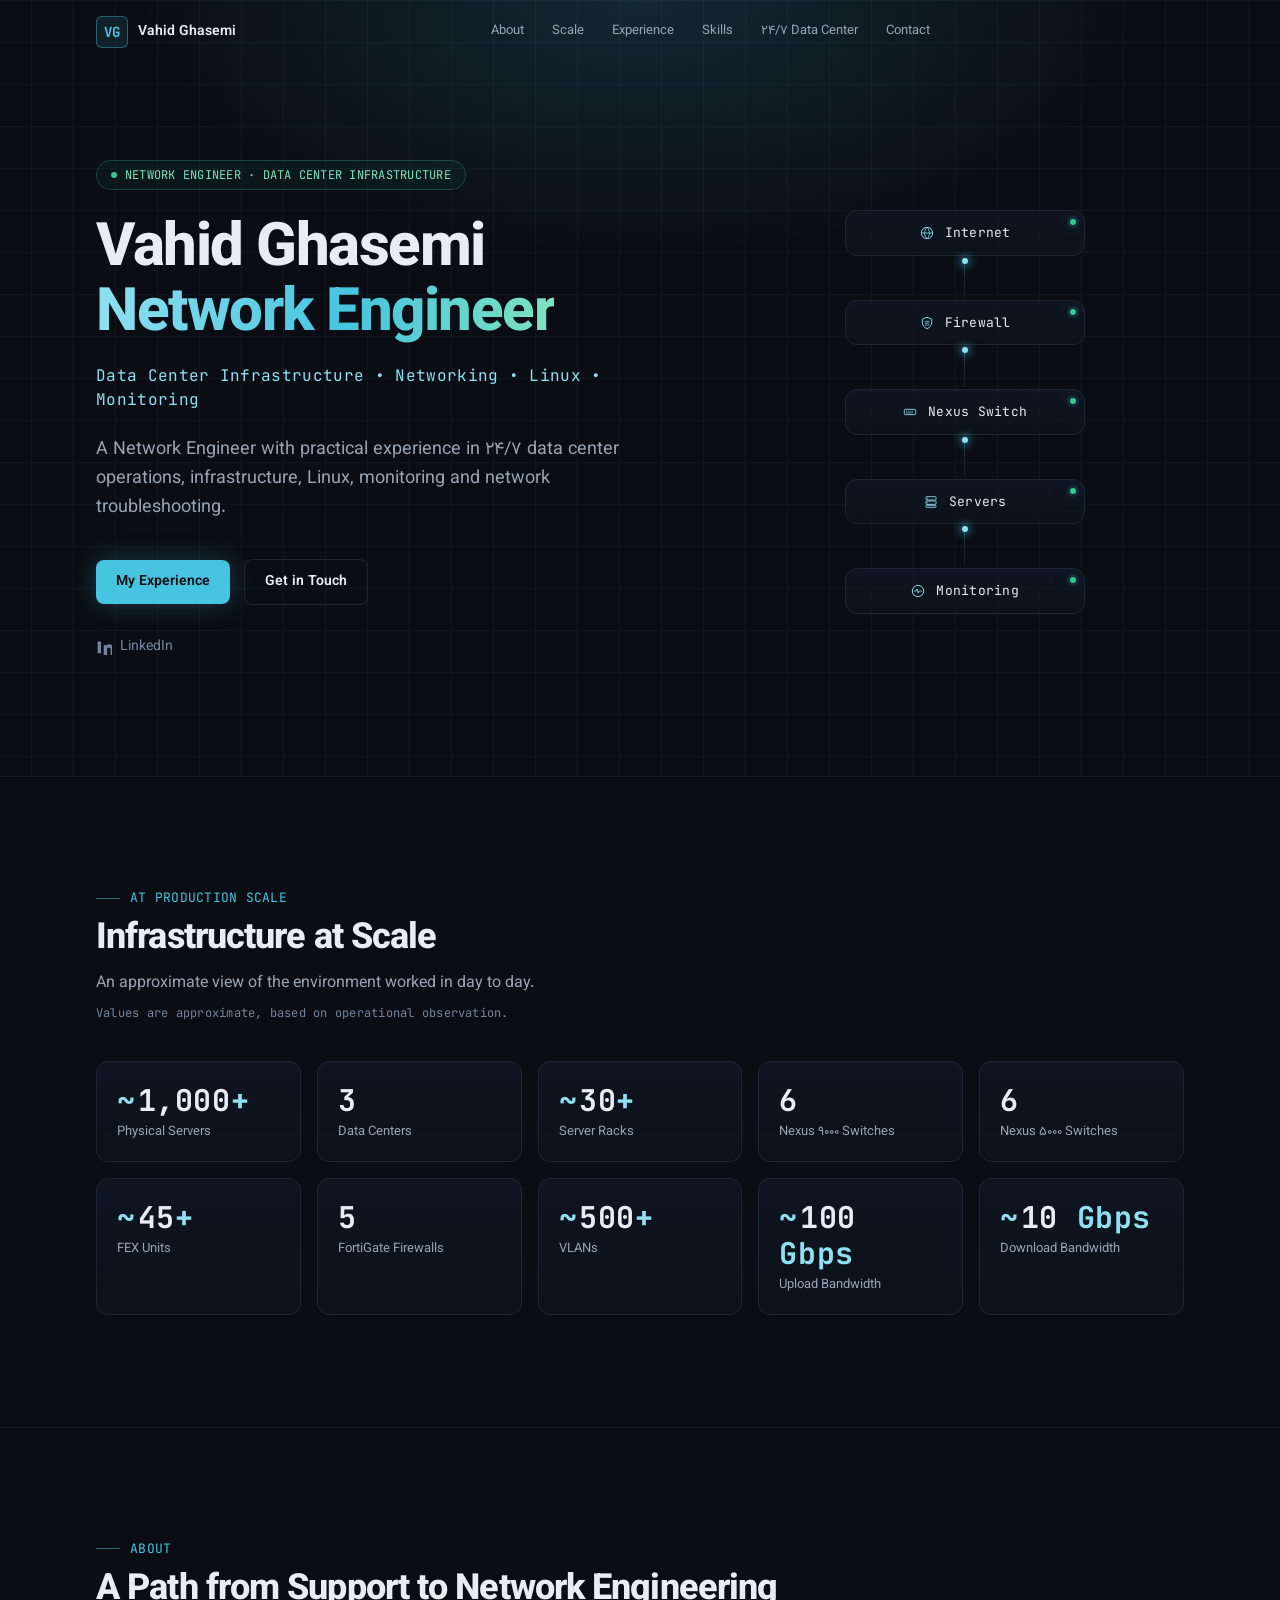
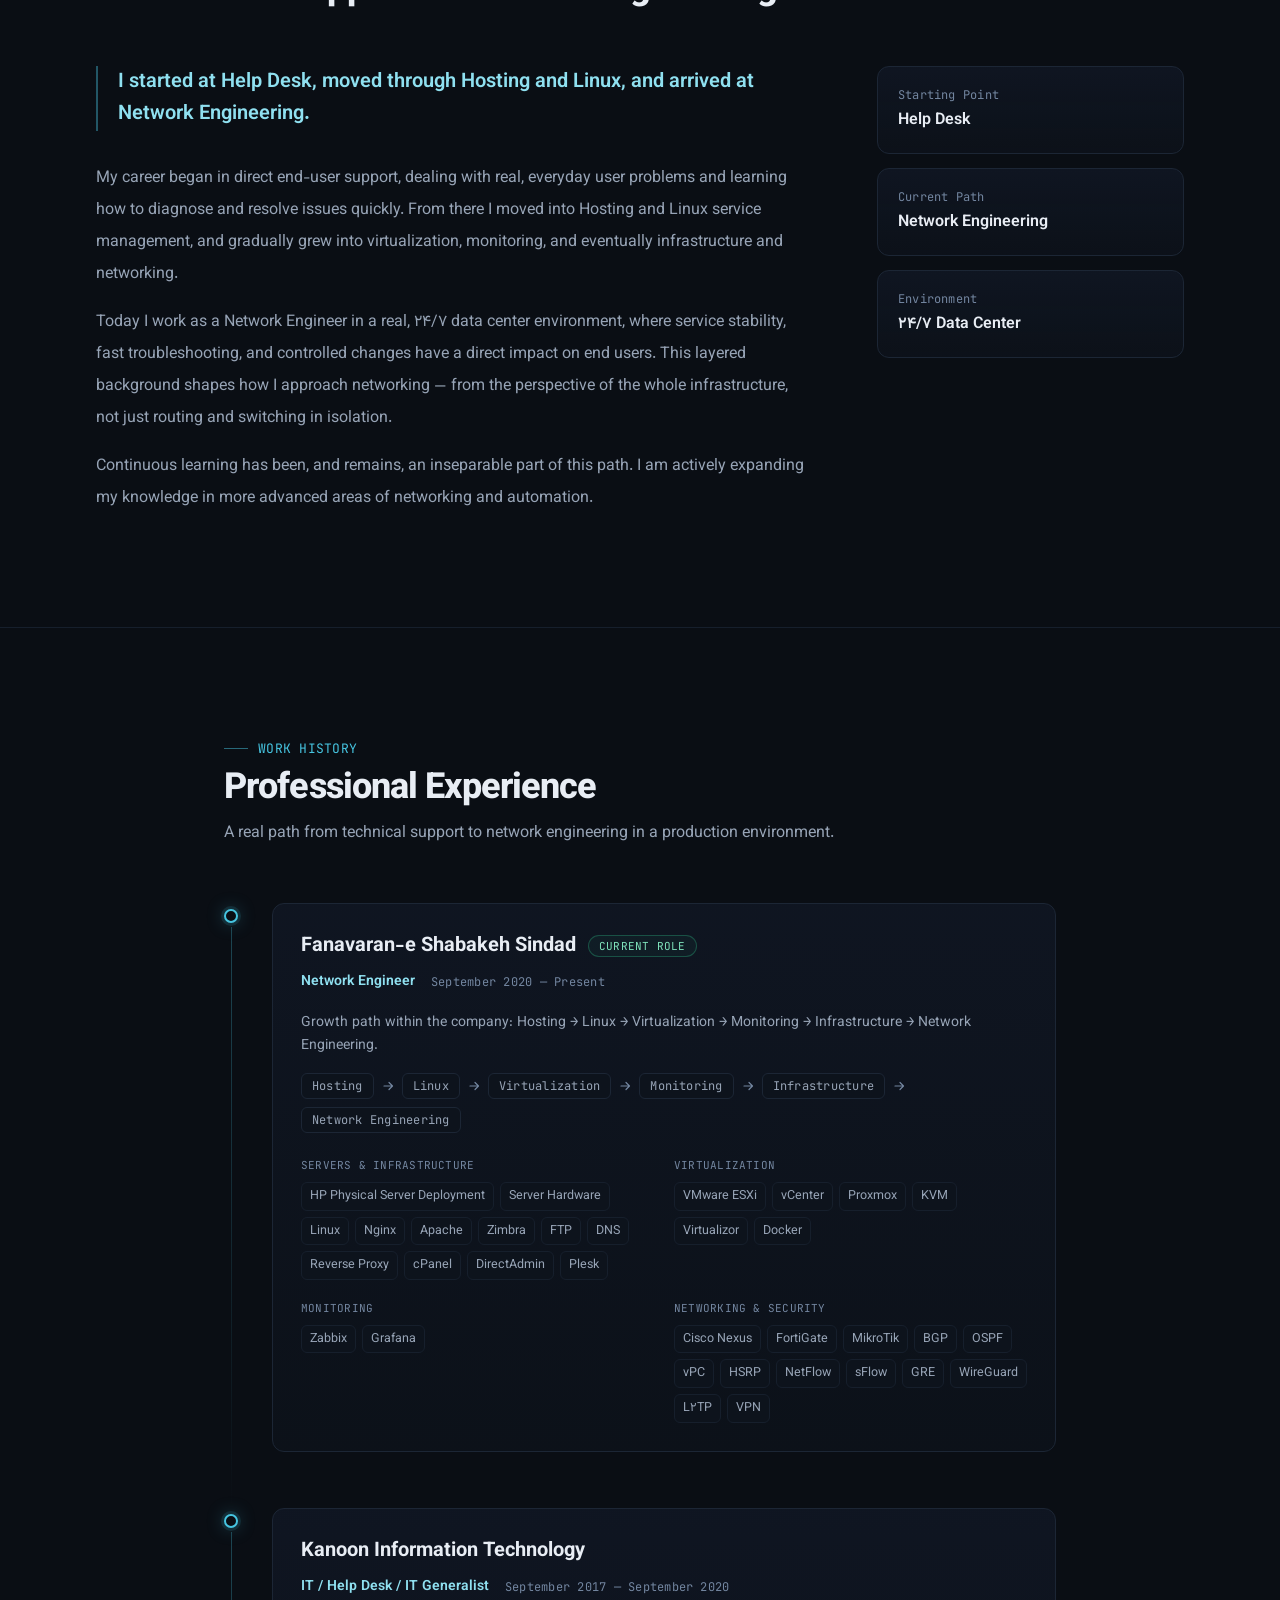
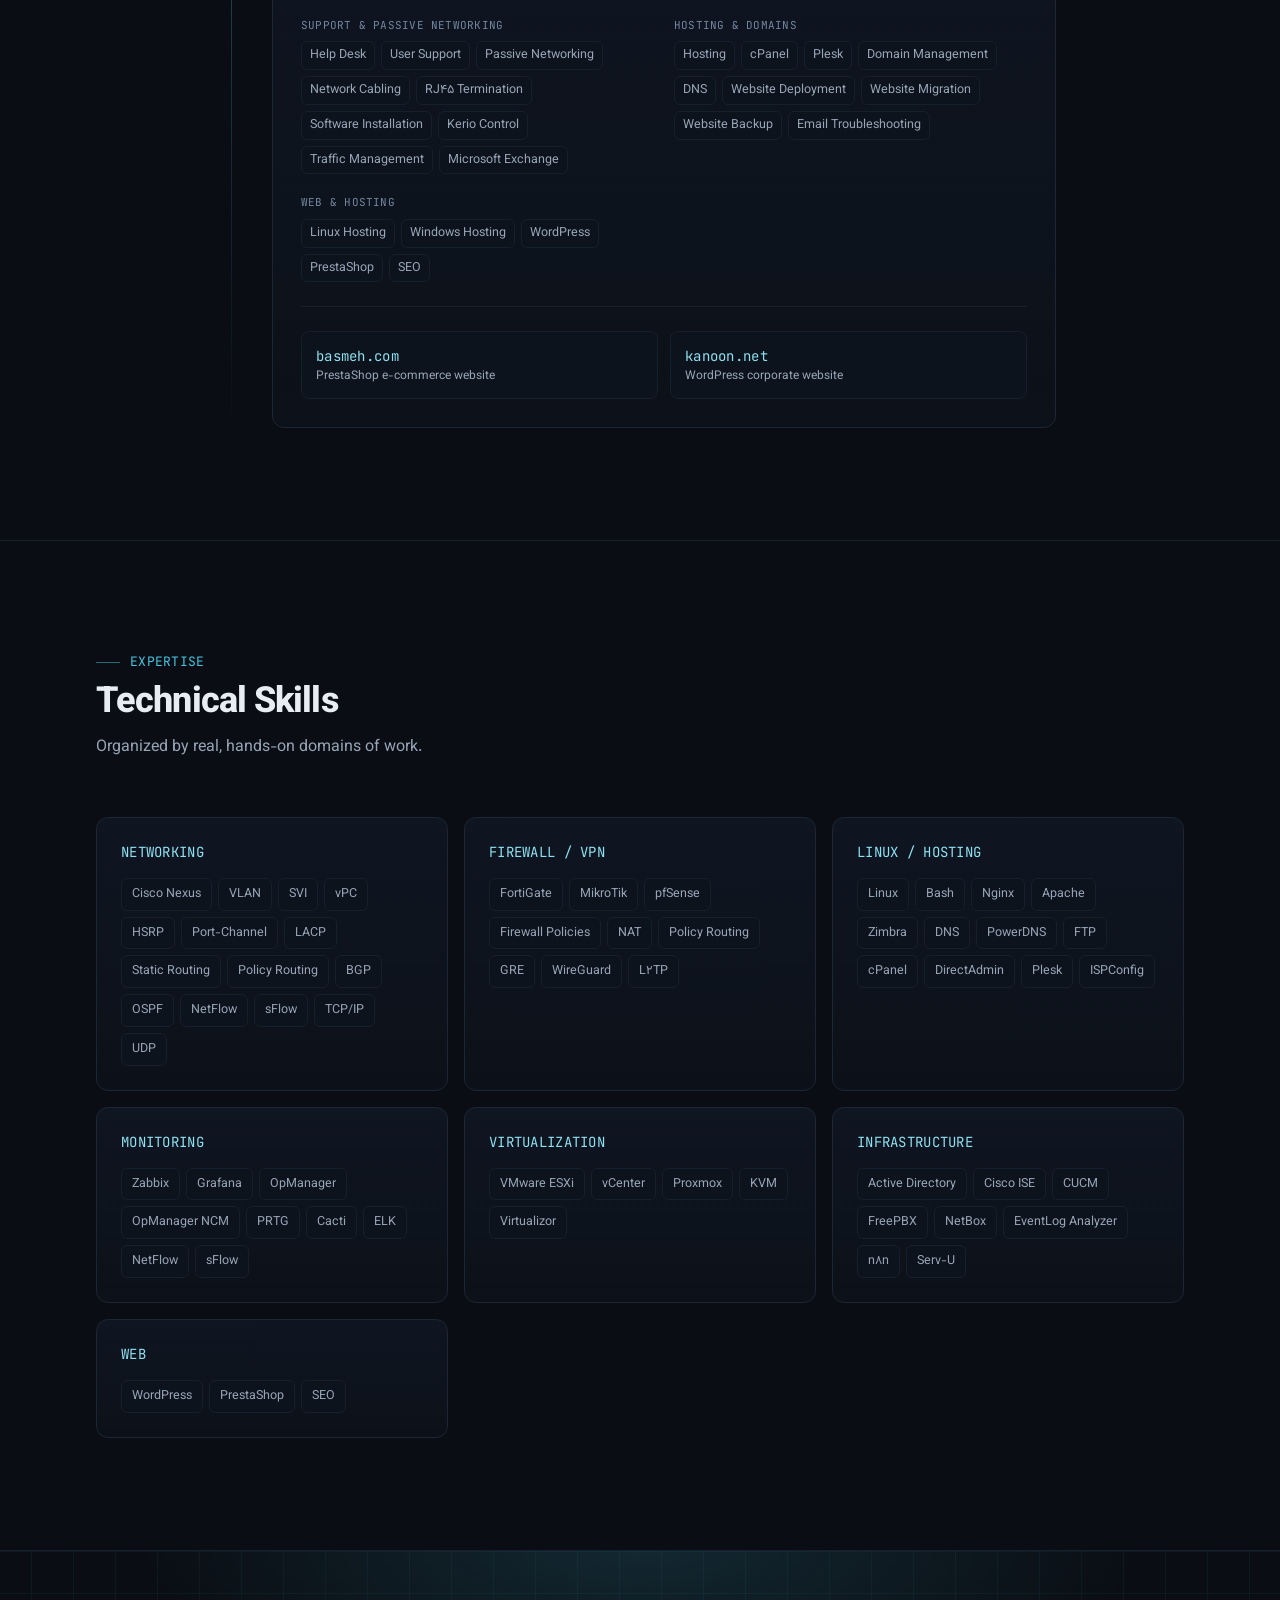
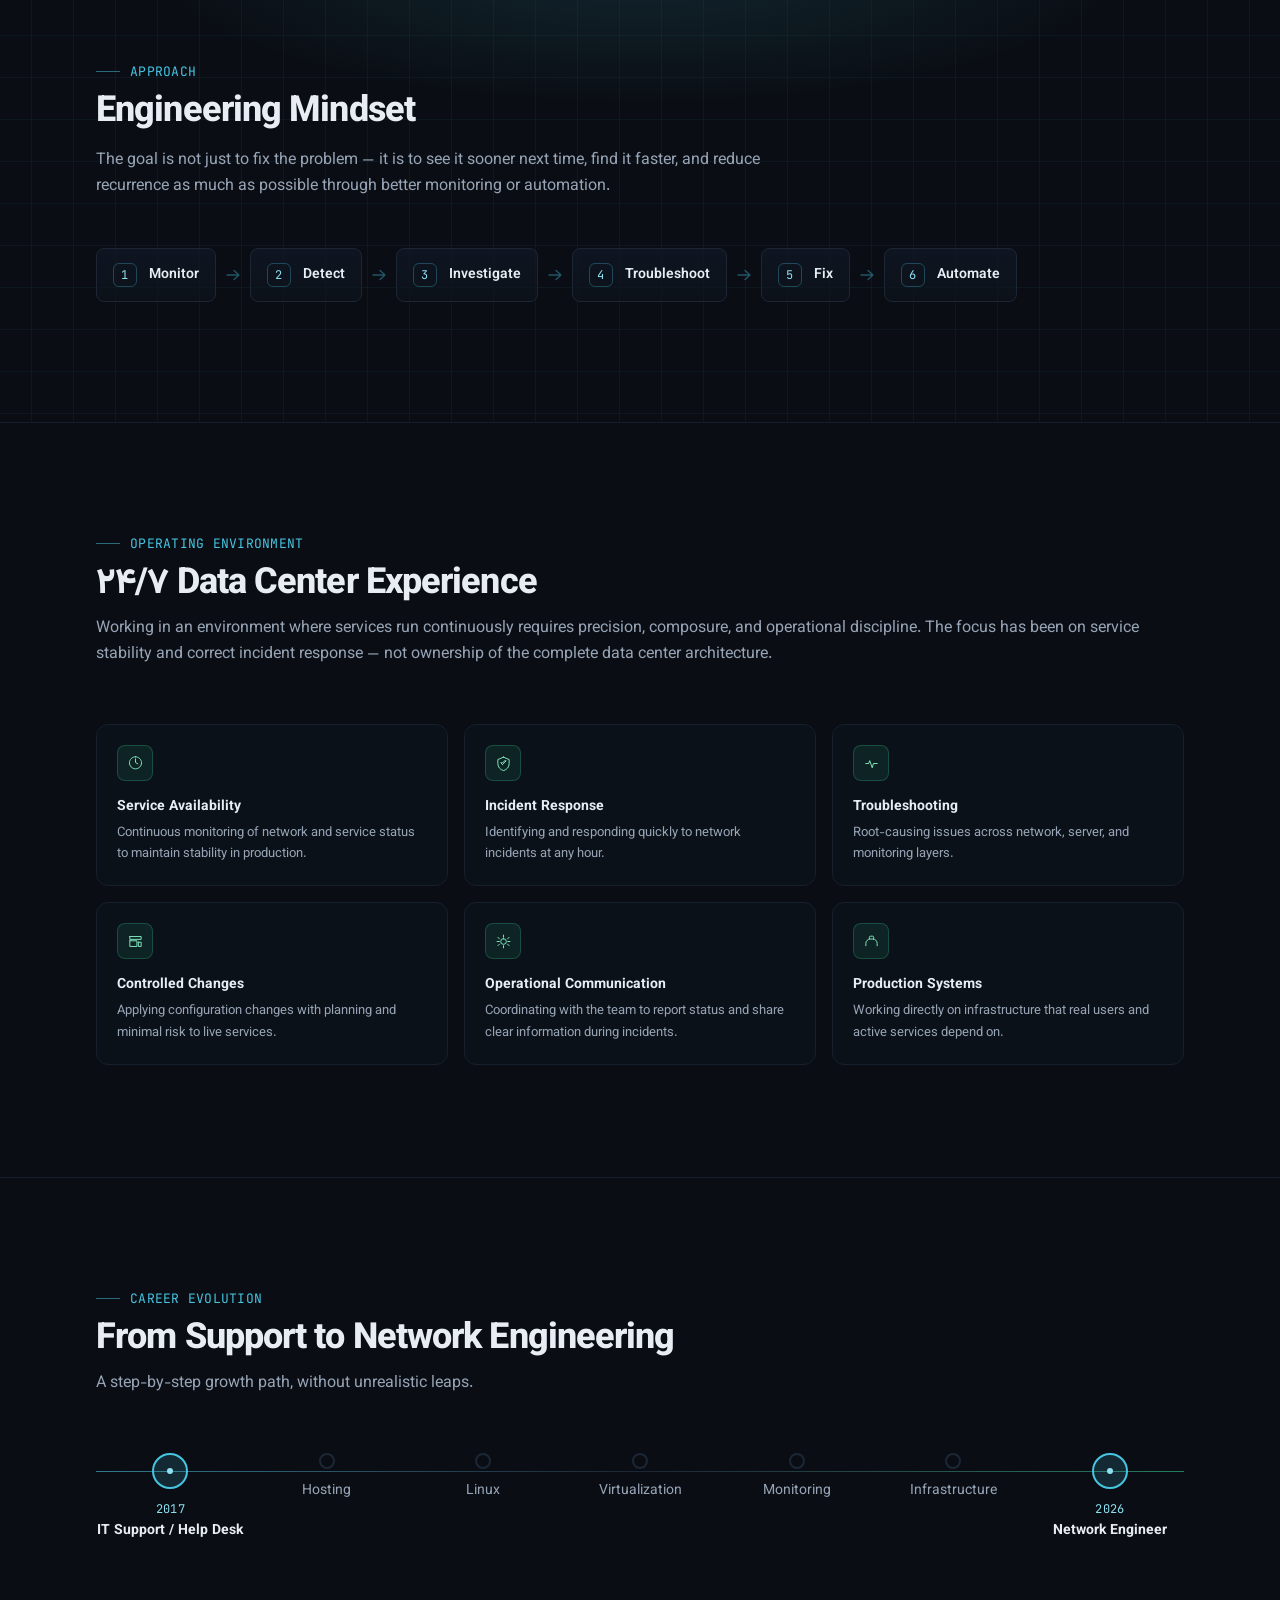
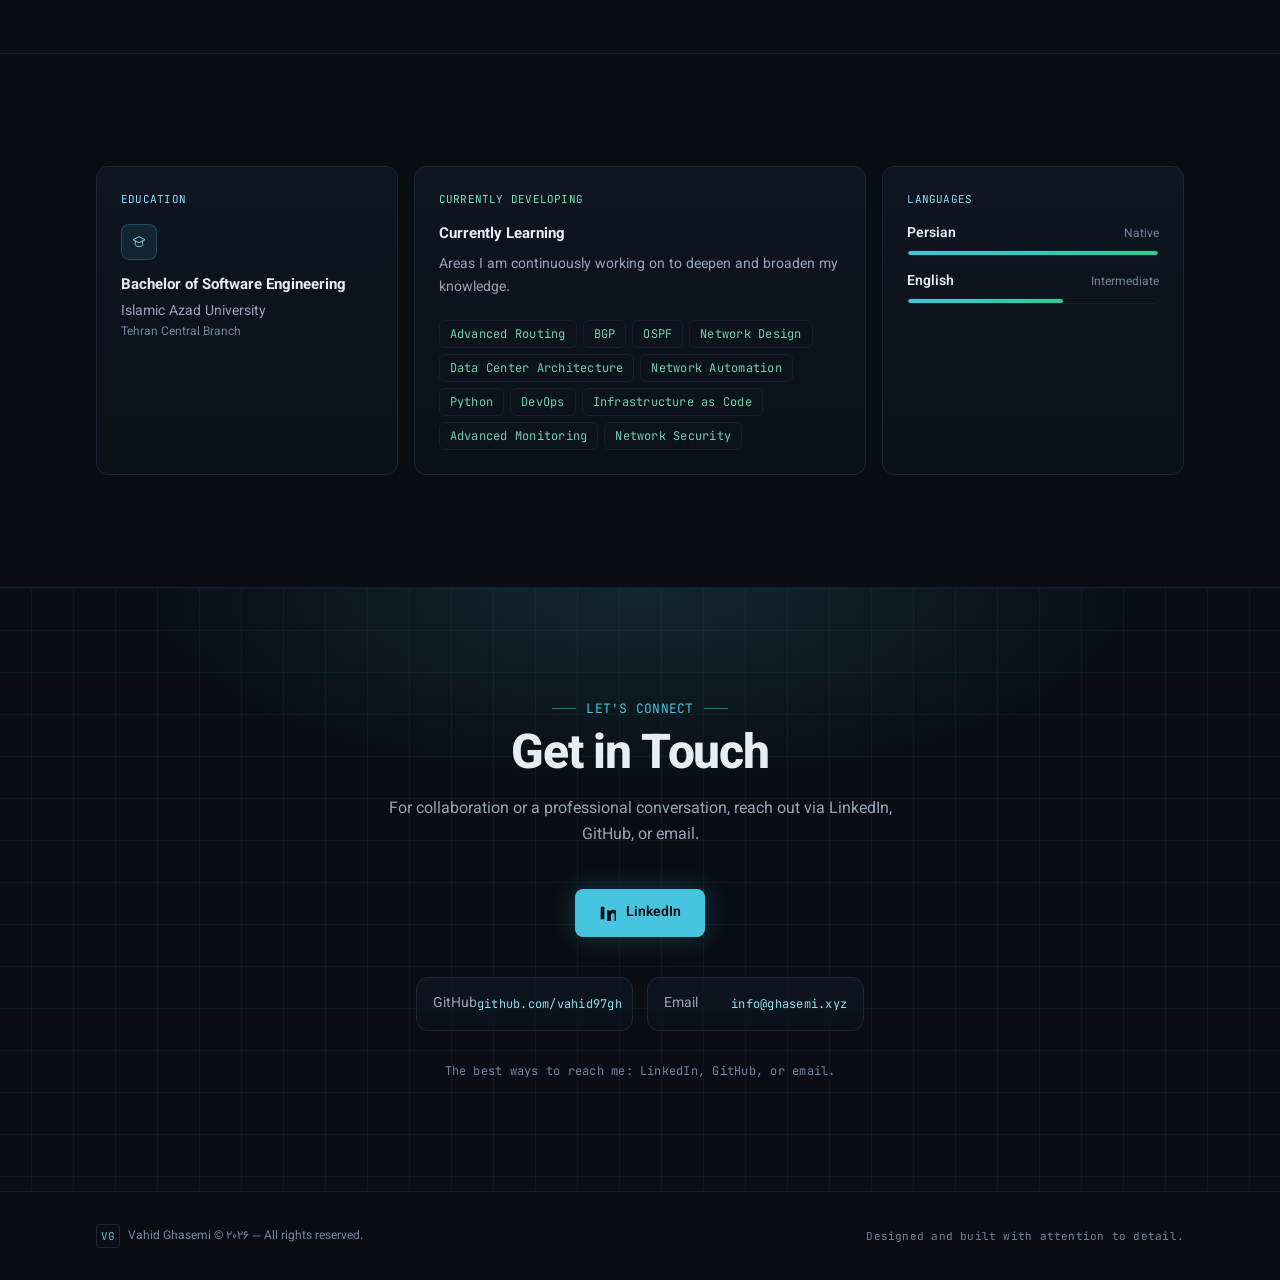
<file: index.html>
<!doctype html>
<html lang="en" dir="ltr">
  <head>
    <meta charset="UTF-8" />
    <meta name="viewport" content="width=device-width, initial-scale=1.0" />

    <title>Vahid Ghasemi | Network Engineer — Data Center Infrastructure</title>
    <meta name="description" content="Vahid Ghasemi, a Network Engineer with practical experience in 24/7 data center operations, infrastructure, Linux, monitoring and network troubleshooting." />
    <meta name="author" content="Vahid Ghasemi" />
    <meta name="robots" content="index, follow" />
    <link rel="canonical" href="https://ghasemi.xyz/" />

    <!-- Favicons -->
    <link rel="icon" type="image/svg+xml" href="./favicon.svg" />
    <link rel="icon" type="image/png" sizes="192x192" href="./favicon-192.png" />
    <link rel="icon" type="image/x-icon" href="./favicon.ico" />
    <link rel="apple-touch-icon" href="./apple-touch-icon.png" />
    <link rel="manifest" href="./site.webmanifest" />
    <meta name="theme-color" content="#0a0e14" />

    <!-- Open Graph -->
    <meta property="og:type" content="profile" />
    <meta property="og:site_name" content="Vahid Ghasemi" />
    <meta property="og:title" content="Vahid Ghasemi | Network Engineer — Data Center Infrastructure" />
    <meta property="og:description" content="A Network Engineer with practical experience in 24/7 data center operations, infrastructure, Linux, monitoring and network troubleshooting." />
    <meta property="og:url" content="https://ghasemi.xyz/" />
    <meta property="og:image" content="https://ghasemi.xyz/og-image.png" />
    <meta property="og:image:width" content="1200" />
    <meta property="og:image:height" content="630" />
    <meta property="og:locale" content="en_US" />

    <!-- Twitter -->
    <meta name="twitter:card" content="summary_large_image" />
    <meta name="twitter:title" content="Vahid Ghasemi | Network Engineer" />
    <meta name="twitter:description" content="A Network Engineer with practical experience in 24/7 data center operations, infrastructure, Linux, monitoring and network troubleshooting." />
    <meta name="twitter:image" content="https://ghasemi.xyz/og-image.png" />

    <link rel="preconnect" href="https://fonts.googleapis.com" />
    <link rel="preconnect" href="https://fonts.gstatic.com" crossorigin />

    <!-- Google Analytics (GA4) -->
    <script async src="https://www.googletagmanager.com/gtag/js?id=G-M2WN5C66E9"></script>
    <script>
      window.dataLayer = window.dataLayer || [];
      function gtag(){dataLayer.push(arguments);}
      gtag('js', new Date());
      gtag('config', 'G-M2WN5C66E9');
    </script>

    <script type="application/ld+json">
    {
      "@context": "https://schema.org",
      "@type": "Person",
      "name": "Vahid Ghasemi",
      "url": "https://ghasemi.xyz/",
      "jobTitle": "Network Engineer",
      "description": "Network Engineer with practical experience in 24/7 data center operations, infrastructure, Linux, monitoring and network troubleshooting.",
      "knowsAbout": ["Networking", "Cisco Nexus", "Linux", "Data Center Infrastructure", "Network Monitoring", "Virtualization"],
      "sameAs": ["https://www.linkedin.com/in/vahidghasemi/", "https://github.com/vahid97gh"],
      "email": "mailto:info@ghasemi.xyz"
    }
    </script>
    <script type="module" crossorigin src="./assets/index-Cdw_8I82.js"></script>
    <link rel="stylesheet" crossorigin href="./assets/index-Dy8F_rln.css">
  </head>
  <body>
    <div id="root"></div>
  </body>
</html>
</file>
<file: assets/index-Dy8F_rln.css>
@import "https://fonts.googleapis.com/css2?family=Vazirmatn:wght@400;500;600;700;800&family=JetBrains+Mono:wght@400;500;600;700&display=swap";@layer components;@layer properties{@supports (((-webkit-hyphens:none)) and (not (margin-trim:inline))) or ((-moz-orient:inline) and (not (color:rgb(from red r g b)))){*,:before,:after,::backdrop{--tw-translate-x:0;--tw-translate-y:0;--tw-translate-z:0;--tw-space-y-reverse:0;--tw-border-style:solid;--tw-gradient-position:initial;--tw-gradient-from:#0000;--tw-gradient-via:#0000;--tw-gradient-to:#0000;--tw-gradient-stops:initial;--tw-gradient-via-stops:initial;--tw-gradient-from-position:0%;--tw-gradient-via-position:50%;--tw-gradient-to-position:100%;--tw-leading:initial;--tw-font-weight:initial;--tw-tracking:initial;--tw-shadow:0 0 #0000;--tw-shadow-color:initial;--tw-shadow-alpha:100%;--tw-inset-shadow:0 0 #0000;--tw-inset-shadow-color:initial;--tw-inset-shadow-alpha:100%;--tw-ring-color:initial;--tw-ring-shadow:0 0 #0000;--tw-inset-ring-color:initial;--tw-inset-ring-shadow:0 0 #0000;--tw-ring-inset:initial;--tw-ring-offset-width:0px;--tw-ring-offset-color:#fff;--tw-ring-offset-shadow:0 0 #0000;--tw-duration:initial}}}@layer theme{:root,:host{--font-sans:"Vazirmatn", "JetBrains Mono", ui-sans-serif, system-ui, sans-serif;--font-mono:"JetBrains Mono", ui-monospace, monospace;--spacing:.25rem;--container-md:28rem;--container-lg:32rem;--container-xl:36rem;--container-2xl:42rem;--container-4xl:56rem;--container-6xl:72rem;--text-xs:.75rem;--text-xs--line-height:calc(1 / .75);--text-sm:.875rem;--text-sm--line-height:calc(1.25 / .875);--text-base:1rem;--text-base--line-height:calc(1.5 / 1);--text-lg:1.125rem;--text-lg--line-height:calc(1.75 / 1.125);--text-xl:1.25rem;--text-xl--line-height:calc(1.75 / 1.25);--text-2xl:1.5rem;--text-2xl--line-height:calc(2 / 1.5);--text-3xl:1.875rem;--text-3xl--line-height:calc(2.25 / 1.875);--text-4xl:2.25rem;--text-4xl--line-height:calc(2.5 / 2.25);--text-5xl:3rem;--text-5xl--line-height:1;--text-6xl:3.75rem;--text-6xl--line-height:1;--font-weight-semibold:600;--font-weight-bold:700;--font-weight-extrabold:800;--tracking-tight:-.025em;--tracking-wide:.025em;--leading-snug:1.375;--leading-relaxed:1.625;--leading-loose:2;--radius-md:.375rem;--radius-lg:.5rem;--radius-xl:.75rem;--default-transition-duration:.15s;--default-transition-timing-function:cubic-bezier(.4, 0, .2, 1);--default-font-family:var(--font-sans);--default-mono-font-family:var(--font-mono);--color-bg:#0a0e14;--color-bg-elevated:#0d131c;--color-border:#1c2635;--color-border-soft:#161f2c;--color-text-primary:#e8edf4;--color-text-secondary:#97a4b6;--color-text-muted:#7386a0;--color-cyan:#46c4e0;--color-cyan-soft:#8fe0f0;--color-green:#34c98f;--color-green-soft:#7fe3bc}}@layer base{*,:after,:before,::backdrop{box-sizing:border-box;border:0 solid;margin:0;padding:0}::file-selector-button{box-sizing:border-box;border:0 solid;margin:0;padding:0}html,:host{-webkit-text-size-adjust:100%;tab-size:4;line-height:1.5;font-family:var(--default-font-family,-apple-system, BlinkMacSystemFont, "Segoe UI", Roboto, "Helvetica Neue", "Noto Sans", Arial, sans-serif, "Apple Color Emoji", "Segoe UI Emoji", "Segoe UI Symbol", "Noto Color Emoji");font-feature-settings:var(--default-font-feature-settings,normal);font-variation-settings:var(--default-font-variation-settings,normal);-webkit-tap-highlight-color:transparent}hr{height:0;color:inherit;border-top-width:1px}abbr:where([title]){-webkit-text-decoration:underline dotted;text-decoration:underline dotted}h1,h2,h3,h4,h5,h6{font-size:inherit;font-weight:inherit}a{color:inherit;-webkit-text-decoration:inherit;-webkit-text-decoration:inherit;-webkit-text-decoration:inherit;-webkit-text-decoration:inherit;text-decoration:inherit}b,strong{font-weight:bolder}code,kbd,samp,pre{font-family:var(--default-mono-font-family,ui-monospace, SFMono-Regular, Menlo, Monaco, Consolas, "Liberation Mono", "Courier New", monospace);font-feature-settings:var(--default-mono-font-feature-settings,normal);font-variation-settings:var(--default-mono-font-variation-settings,normal);font-size:1em}small{font-size:80%}sub,sup{vertical-align:baseline;font-size:75%;line-height:0;position:relative}sub{bottom:-.25em}sup{top:-.5em}table{text-indent:0;border-color:inherit;border-collapse:collapse}:-moz-focusring:where(:not(iframe)){outline:auto}progress{vertical-align:baseline}summary{display:list-item}ol,ul,menu{list-style:none}img,svg,video,canvas,audio,iframe,embed,object{vertical-align:middle;display:block}img,video{max-width:100%;height:auto}button,input,select,optgroup,textarea{font:inherit;font-feature-settings:inherit;font-variation-settings:inherit;letter-spacing:inherit;color:inherit;opacity:1;background-color:#0000;border-radius:0}::file-selector-button{font:inherit;font-feature-settings:inherit;font-variation-settings:inherit;letter-spacing:inherit;color:inherit;opacity:1;background-color:#0000;border-radius:0}:where(select:is([multiple],[size])) optgroup{font-weight:bolder}:where(select:is([multiple],[size])) optgroup option{padding-inline-start:20px}::file-selector-button{margin-inline-end:4px}::placeholder{opacity:1}@supports (not ((-webkit-appearance:-apple-pay-button))) or (contain-intrinsic-size:1px){::placeholder{color:currentColor}@supports (color:color-mix(in lab, red, red)){::placeholder{color:color-mix(in oklab, currentcolor 50%, transparent)}}}textarea{resize:vertical}::-webkit-search-decoration{-webkit-appearance:none}::-webkit-date-and-time-value{min-height:1lh;text-align:inherit}::-webkit-datetime-edit{display:inline-flex}::-webkit-datetime-edit-fields-wrapper{padding:0}::-webkit-datetime-edit{padding-block:0}::-webkit-datetime-edit-year-field{padding-block:0}::-webkit-datetime-edit-month-field{padding-block:0}::-webkit-datetime-edit-day-field{padding-block:0}::-webkit-datetime-edit-hour-field{padding-block:0}::-webkit-datetime-edit-minute-field{padding-block:0}::-webkit-datetime-edit-second-field{padding-block:0}::-webkit-datetime-edit-millisecond-field{padding-block:0}::-webkit-datetime-edit-meridiem-field{padding-block:0}::-webkit-calendar-picker-indicator{line-height:1}:-moz-ui-invalid{box-shadow:none}button,input:where([type=button],[type=reset],[type=submit]){appearance:button}::file-selector-button{appearance:button}::-webkit-inner-spin-button{height:auto}::-webkit-outer-spin-button{height:auto}[hidden]:where(:not([hidden=until-found])){display:none!important}}@layer utilities{.absolute{position:absolute}.fixed{position:fixed}.relative{position:relative}.static{position:static}.inset-x-0{inset-inline:0}.start-0{inset-inline-start:calc(var(--spacing) * 0)}.start-1\/2{inset-inline-start:50%}.start-\[6\.5px\]{inset-inline-start:6.5px}.start-\[18px\]{inset-inline-start:18px}.end-0{inset-inline-end:calc(var(--spacing) * 0)}.end-2{inset-inline-end:calc(var(--spacing) * 2)}.top-0{top:0}.top-1\.5{top:calc(var(--spacing) * 1.5)}.top-2{top:calc(var(--spacing) * 2)}.top-6{top:calc(var(--spacing) * 6)}.top-\[18px\]{top:18px}.bottom-0{bottom:0}.z-10{z-index:10}.z-50{z-index:50}.mx-auto{margin-inline:auto}.my-0\.5{margin-block:calc(var(--spacing) * .5)}.me-0\.5{margin-inline-end:calc(var(--spacing) * .5)}.mt-0\.5{margin-top:calc(var(--spacing) * .5)}.mt-3{margin-top:calc(var(--spacing) * 3)}.mt-6{margin-top:calc(var(--spacing) * 6)}.mt-8{margin-top:calc(var(--spacing) * 8)}.mb-0\.5{margin-bottom:calc(var(--spacing) * .5)}.mb-1{margin-bottom:var(--spacing)}.mb-1\.5{margin-bottom:calc(var(--spacing) * 1.5)}.mb-2{margin-bottom:calc(var(--spacing) * 2)}.mb-3{margin-bottom:calc(var(--spacing) * 3)}.mb-4{margin-bottom:calc(var(--spacing) * 4)}.mb-5{margin-bottom:calc(var(--spacing) * 5)}.mb-6{margin-bottom:calc(var(--spacing) * 6)}.mb-7{margin-bottom:calc(var(--spacing) * 7)}.mb-8{margin-bottom:calc(var(--spacing) * 8)}.mb-9{margin-bottom:calc(var(--spacing) * 9)}.mb-10{margin-bottom:calc(var(--spacing) * 10)}.mb-12{margin-bottom:calc(var(--spacing) * 12)}.flex{display:flex}.grid{display:grid}.hidden{display:none}.inline-flex{display:inline-flex}.h-1\.5{height:calc(var(--spacing) * 1.5)}.h-3\.5{height:calc(var(--spacing) * 3.5)}.h-4{height:calc(var(--spacing) * 4)}.h-6{height:calc(var(--spacing) * 6)}.h-8{height:calc(var(--spacing) * 8)}.h-9{height:calc(var(--spacing) * 9)}.h-10{height:calc(var(--spacing) * 10)}.h-16{height:calc(var(--spacing) * 16)}.h-full{height:100%}.h-px{height:1px}.min-h-screen{min-height:100vh}.w-1\.5{width:calc(var(--spacing) * 1.5)}.w-3\.5{width:calc(var(--spacing) * 3.5)}.w-4{width:calc(var(--spacing) * 4)}.w-6{width:calc(var(--spacing) * 6)}.w-8{width:calc(var(--spacing) * 8)}.w-9{width:calc(var(--spacing) * 9)}.w-full{width:100%}.w-px{width:1px}.max-w-2xl{max-width:var(--container-2xl)}.max-w-4xl{max-width:var(--container-4xl)}.max-w-6xl{max-width:var(--container-6xl)}.max-w-\[240px\]{max-width:240px}.max-w-lg{max-width:var(--container-lg)}.max-w-md{max-width:var(--container-md)}.max-w-xl{max-width:var(--container-xl)}.min-w-\[160px\]{min-width:160px}.shrink-0{flex-shrink:0}.-translate-x-1\/2{--tw-translate-x:calc(calc(1 / 2 * 100%) * -1);translate:var(--tw-translate-x) var(--tw-translate-y)}.rotate-90{rotate:90deg}.grid-cols-2{grid-template-columns:repeat(2,minmax(0,1fr))}.flex-col{flex-direction:column}.flex-wrap{flex-wrap:wrap}.items-center{align-items:center}.justify-between{justify-content:space-between}.justify-center{justify-content:center}.gap-1{gap:var(--spacing)}.gap-1\.5{gap:calc(var(--spacing) * 1.5)}.gap-2{gap:calc(var(--spacing) * 2)}.gap-2\.5{gap:calc(var(--spacing) * 2.5)}.gap-3{gap:calc(var(--spacing) * 3)}.gap-3\.5{gap:calc(var(--spacing) * 3.5)}.gap-4{gap:calc(var(--spacing) * 4)}.gap-5{gap:calc(var(--spacing) * 5)}.gap-7{gap:calc(var(--spacing) * 7)}.gap-10{gap:calc(var(--spacing) * 10)}.gap-14{gap:calc(var(--spacing) * 14)}:where(.space-y-4>:not(:last-child)){--tw-space-y-reverse:0;margin-block-start:calc(calc(var(--spacing) * 4) * var(--tw-space-y-reverse));margin-block-end:calc(calc(var(--spacing) * 4) * calc(1 - var(--tw-space-y-reverse)))}.gap-x-3{column-gap:calc(var(--spacing) * 3)}.gap-x-4{column-gap:calc(var(--spacing) * 4)}.gap-y-1{row-gap:var(--spacing)}.gap-y-2{row-gap:calc(var(--spacing) * 2)}.overflow-hidden{overflow:hidden}.overflow-visible{overflow:visible}.overflow-x-auto{overflow-x:auto}.rounded{border-radius:.25rem}.rounded-full{border-radius:2147483647px}.rounded-lg{border-radius:var(--radius-lg)}.rounded-md{border-radius:var(--radius-md)}.rounded-xl{border-radius:var(--radius-xl)}.border{border-style:var(--tw-border-style);border-width:1px}.border-2{border-style:var(--tw-border-style);border-width:2px}.border-s-2{border-inline-start-style:var(--tw-border-style);border-inline-start-width:2px}.border-t{border-top-style:var(--tw-border-style);border-top-width:1px}.border-b{border-bottom-style:var(--tw-border-style);border-bottom-width:1px}.border-border{border-color:var(--color-border)}.border-border-soft{border-color:var(--color-border-soft)}.border-cyan{border-color:var(--color-cyan)}.border-cyan\/25{border-color:#46c4e040}@supports (color:color-mix(in lab, red, red)){.border-cyan\/25{border-color:color-mix(in oklab, var(--color-cyan) 25%, transparent)}}.border-cyan\/30{border-color:#46c4e04d}@supports (color:color-mix(in lab, red, red)){.border-cyan\/30{border-color:color-mix(in oklab, var(--color-cyan) 30%, transparent)}}.border-cyan\/40{border-color:#46c4e066}@supports (color:color-mix(in lab, red, red)){.border-cyan\/40{border-color:color-mix(in oklab, var(--color-cyan) 40%, transparent)}}.border-green\/25{border-color:#34c98f40}@supports (color:color-mix(in lab, red, red)){.border-green\/25{border-color:color-mix(in oklab, var(--color-green) 25%, transparent)}}.border-green\/30{border-color:#34c98f4d}@supports (color:color-mix(in lab, red, red)){.border-green\/30{border-color:color-mix(in oklab, var(--color-green) 30%, transparent)}}.border-transparent{border-color:#0000}.bg-bg{background-color:var(--color-bg)}.bg-bg-elevated{background-color:var(--color-bg-elevated)}.bg-bg-elevated\/60{background-color:#0d131c99}@supports (color:color-mix(in lab, red, red)){.bg-bg-elevated\/60{background-color:color-mix(in oklab, var(--color-bg-elevated) 60%, transparent)}}.bg-cyan{background-color:var(--color-cyan)}.bg-cyan-soft{background-color:var(--color-cyan-soft)}.bg-cyan\/10{background-color:#46c4e01a}@supports (color:color-mix(in lab, red, red)){.bg-cyan\/10{background-color:color-mix(in oklab, var(--color-cyan) 10%, transparent)}}.bg-cyan\/15{background-color:#46c4e026}@supports (color:color-mix(in lab, red, red)){.bg-cyan\/15{background-color:color-mix(in oklab, var(--color-cyan) 15%, transparent)}}.bg-cyan\/50{background-color:#46c4e080}@supports (color:color-mix(in lab, red, red)){.bg-cyan\/50{background-color:color-mix(in oklab, var(--color-cyan) 50%, transparent)}}.bg-green{background-color:var(--color-green)}.bg-green\/5{background-color:#34c98f0d}@supports (color:color-mix(in lab, red, red)){.bg-green\/5{background-color:color-mix(in oklab, var(--color-green) 5%, transparent)}}.bg-green\/10{background-color:#34c98f1a}@supports (color:color-mix(in lab, red, red)){.bg-green\/10{background-color:color-mix(in oklab, var(--color-green) 10%, transparent)}}.bg-transparent{background-color:#0000}.bg-gradient-to-b{--tw-gradient-position:to bottom in oklab;background-image:linear-gradient(var(--tw-gradient-stops))}.bg-gradient-to-r{--tw-gradient-position:to right in oklab;background-image:linear-gradient(var(--tw-gradient-stops))}.from-cyan{--tw-gradient-from:var(--color-cyan);--tw-gradient-stops:var(--tw-gradient-via-stops,var(--tw-gradient-position), var(--tw-gradient-from) var(--tw-gradient-from-position), var(--tw-gradient-to) var(--tw-gradient-to-position))}.from-cyan\/30{--tw-gradient-from:#46c4e04d}@supports (color:color-mix(in lab, red, red)){.from-cyan\/30{--tw-gradient-from:color-mix(in oklab, var(--color-cyan) 30%, transparent)}}.from-cyan\/30{--tw-gradient-stops:var(--tw-gradient-via-stops,var(--tw-gradient-position), var(--tw-gradient-from) var(--tw-gradient-from-position), var(--tw-gradient-to) var(--tw-gradient-to-position))}.from-cyan\/40{--tw-gradient-from:#46c4e066}@supports (color:color-mix(in lab, red, red)){.from-cyan\/40{--tw-gradient-from:color-mix(in oklab, var(--color-cyan) 40%, transparent)}}.from-cyan\/40{--tw-gradient-stops:var(--tw-gradient-via-stops,var(--tw-gradient-position), var(--tw-gradient-from) var(--tw-gradient-from-position), var(--tw-gradient-to) var(--tw-gradient-to-position))}.from-cyan\/60{--tw-gradient-from:#46c4e099}@supports (color:color-mix(in lab, red, red)){.from-cyan\/60{--tw-gradient-from:color-mix(in oklab, var(--color-cyan) 60%, transparent)}}.from-cyan\/60{--tw-gradient-stops:var(--tw-gradient-via-stops,var(--tw-gradient-position), var(--tw-gradient-from) var(--tw-gradient-from-position), var(--tw-gradient-to) var(--tw-gradient-to-position))}.via-border{--tw-gradient-via:var(--color-border);--tw-gradient-via-stops:var(--tw-gradient-position), var(--tw-gradient-from) var(--tw-gradient-from-position), var(--tw-gradient-via) var(--tw-gradient-via-position), var(--tw-gradient-to) var(--tw-gradient-to-position);--tw-gradient-stops:var(--tw-gradient-via-stops)}.to-cyan\/10{--tw-gradient-to:#46c4e01a}@supports (color:color-mix(in lab, red, red)){.to-cyan\/10{--tw-gradient-to:color-mix(in oklab, var(--color-cyan) 10%, transparent)}}.to-cyan\/10{--tw-gradient-stops:var(--tw-gradient-via-stops,var(--tw-gradient-position), var(--tw-gradient-from) var(--tw-gradient-from-position), var(--tw-gradient-to) var(--tw-gradient-to-position))}.to-green{--tw-gradient-to:var(--color-green);--tw-gradient-stops:var(--tw-gradient-via-stops,var(--tw-gradient-position), var(--tw-gradient-from) var(--tw-gradient-from-position), var(--tw-gradient-to) var(--tw-gradient-to-position))}.to-green\/60{--tw-gradient-to:#34c98f99}@supports (color:color-mix(in lab, red, red)){.to-green\/60{--tw-gradient-to:color-mix(in oklab, var(--color-green) 60%, transparent)}}.to-green\/60{--tw-gradient-stops:var(--tw-gradient-via-stops,var(--tw-gradient-position), var(--tw-gradient-from) var(--tw-gradient-from-position), var(--tw-gradient-to) var(--tw-gradient-to-position))}.to-transparent{--tw-gradient-to:transparent;--tw-gradient-stops:var(--tw-gradient-via-stops,var(--tw-gradient-position), var(--tw-gradient-from) var(--tw-gradient-from-position), var(--tw-gradient-to) var(--tw-gradient-to-position))}.p-3\.5{padding:calc(var(--spacing) * 3.5)}.p-4{padding:calc(var(--spacing) * 4)}.p-5{padding:calc(var(--spacing) * 5)}.p-6{padding:calc(var(--spacing) * 6)}.px-2{padding-inline:calc(var(--spacing) * 2)}.px-2\.5{padding-inline:calc(var(--spacing) * 2.5)}.px-3\.5{padding-inline:calc(var(--spacing) * 3.5)}.px-4{padding-inline:calc(var(--spacing) * 4)}.px-5{padding-inline:calc(var(--spacing) * 5)}.px-6{padding-inline:calc(var(--spacing) * 6)}.py-0\.5{padding-block:calc(var(--spacing) * .5)}.py-1{padding-block:var(--spacing)}.py-1\.5{padding-block:calc(var(--spacing) * 1.5)}.py-2\.5{padding-block:calc(var(--spacing) * 2.5)}.py-3{padding-block:calc(var(--spacing) * 3)}.py-3\.5{padding-block:calc(var(--spacing) * 3.5)}.py-4{padding-block:calc(var(--spacing) * 4)}.py-8{padding-block:calc(var(--spacing) * 8)}.py-20{padding-block:calc(var(--spacing) * 20)}.ps-5{padding-inline-start:calc(var(--spacing) * 5)}.ps-9{padding-inline-start:calc(var(--spacing) * 9)}.pt-6{padding-top:calc(var(--spacing) * 6)}.pt-32{padding-top:calc(var(--spacing) * 32)}.pb-2{padding-bottom:calc(var(--spacing) * 2)}.pb-14{padding-bottom:calc(var(--spacing) * 14)}.pb-20{padding-bottom:calc(var(--spacing) * 20)}.text-center{text-align:center}.text-start{text-align:start}.text-2xl{font-size:var(--text-2xl);line-height:var(--tw-leading,var(--text-2xl--line-height))}.text-3xl{font-size:var(--text-3xl);line-height:var(--tw-leading,var(--text-3xl--line-height))}.text-4xl{font-size:var(--text-4xl);line-height:var(--tw-leading,var(--text-4xl--line-height))}.text-base{font-size:var(--text-base);line-height:var(--tw-leading,var(--text-base--line-height))}.text-lg{font-size:var(--text-lg);line-height:var(--tw-leading,var(--text-lg--line-height))}.text-sm{font-size:var(--text-sm);line-height:var(--tw-leading,var(--text-sm--line-height))}.text-xs{font-size:var(--text-xs);line-height:var(--tw-leading,var(--text-xs--line-height))}.text-\[11px\]{font-size:11px}.text-\[12\.5px\]{font-size:12.5px}.text-\[12px\]{font-size:12px}.text-\[13px\]{font-size:13px}.text-\[15px\]{font-size:15px}.leading-\[1\.08\]{--tw-leading:1.08;line-height:1.08}.leading-loose{--tw-leading:var(--leading-loose);line-height:var(--leading-loose)}.leading-relaxed{--tw-leading:var(--leading-relaxed);line-height:var(--leading-relaxed)}.leading-snug{--tw-leading:var(--leading-snug);line-height:var(--leading-snug)}.font-bold{--tw-font-weight:var(--font-weight-bold);font-weight:var(--font-weight-bold)}.font-extrabold{--tw-font-weight:var(--font-weight-extrabold);font-weight:var(--font-weight-extrabold)}.font-semibold{--tw-font-weight:var(--font-weight-semibold);font-weight:var(--font-weight-semibold)}.tracking-\[0\.14em\]{--tw-tracking:.14em;letter-spacing:.14em}.tracking-tight{--tw-tracking:var(--tracking-tight);letter-spacing:var(--tracking-tight)}.tracking-wide{--tw-tracking:var(--tracking-wide);letter-spacing:var(--tracking-wide)}.text-bg{color:var(--color-bg)}.text-cyan{color:var(--color-cyan)}.text-cyan-soft{color:var(--color-cyan-soft)}.text-cyan\/40{color:#46c4e066}@supports (color:color-mix(in lab, red, red)){.text-cyan\/40{color:color-mix(in oklab, var(--color-cyan) 40%, transparent)}}.text-green-soft{color:var(--color-green-soft)}.text-green-soft\/90{color:#7fe3bce6}@supports (color:color-mix(in lab, red, red)){.text-green-soft\/90{color:color-mix(in oklab, var(--color-green-soft) 90%, transparent)}}.text-text-muted{color:var(--color-text-muted)}.text-text-primary{color:var(--color-text-primary)}.text-text-secondary{color:var(--color-text-secondary)}.uppercase{text-transform:uppercase}.shadow-\[0_0_8px_2px_rgba\(70\,196\,224\,0\.6\)\]{--tw-shadow:0 0 8px 2px var(--tw-shadow-color,#46c4e099);box-shadow:var(--tw-inset-shadow), var(--tw-inset-ring-shadow), var(--tw-ring-offset-shadow), var(--tw-ring-shadow), var(--tw-shadow)}.shadow-\[0_0_24px_rgba\(70\,196\,224\,0\.25\)\]{--tw-shadow:0 0 24px var(--tw-shadow-color,#46c4e040);box-shadow:var(--tw-inset-shadow), var(--tw-inset-ring-shadow), var(--tw-ring-offset-shadow), var(--tw-ring-shadow), var(--tw-shadow)}.shadow-\[0_1px_0_0_rgba\(255\,255\,255\,0\.02\)\]{--tw-shadow:0 1px 0 0 var(--tw-shadow-color,#ffffff05);box-shadow:var(--tw-inset-shadow), var(--tw-inset-ring-shadow), var(--tw-ring-offset-shadow), var(--tw-ring-shadow), var(--tw-shadow)}.transition-all{transition-property:all;transition-timing-function:var(--tw-ease,var(--default-transition-timing-function));transition-duration:var(--tw-duration,var(--default-transition-duration))}.transition-colors{transition-property:color,background-color,border-color,outline-color,text-decoration-color,fill,stroke,--tw-gradient-from,--tw-gradient-via,--tw-gradient-to;transition-timing-function:var(--tw-ease,var(--default-transition-timing-function));transition-duration:var(--tw-duration,var(--default-transition-duration))}.duration-300{--tw-duration:.3s;transition-duration:.3s}.select-none{-webkit-user-select:none;user-select:none}@media (hover:hover){.group-hover\:text-text-primary:is(:where(.group):hover *){color:var(--color-text-primary)}}.last\:hidden:last-child{display:none}.last\:border-none:last-child{--tw-border-style:none;border-style:none}.last\:pb-0:last-child{padding-bottom:0}@media (hover:hover){.hover\:border-cyan\/25:hover{border-color:#46c4e040}@supports (color:color-mix(in lab, red, red)){.hover\:border-cyan\/25:hover{border-color:color-mix(in oklab, var(--color-cyan) 25%, transparent)}}.hover\:border-cyan\/30:hover{border-color:#46c4e04d}@supports (color:color-mix(in lab, red, red)){.hover\:border-cyan\/30:hover{border-color:color-mix(in oklab, var(--color-cyan) 30%, transparent)}}.hover\:border-cyan\/40:hover{border-color:#46c4e066}@supports (color:color-mix(in lab, red, red)){.hover\:border-cyan\/40:hover{border-color:color-mix(in oklab, var(--color-cyan) 40%, transparent)}}.hover\:border-cyan\/50:hover{border-color:#46c4e080}@supports (color:color-mix(in lab, red, red)){.hover\:border-cyan\/50:hover{border-color:color-mix(in oklab, var(--color-cyan) 50%, transparent)}}.hover\:border-green\/30:hover{border-color:#34c98f4d}@supports (color:color-mix(in lab, red, red)){.hover\:border-green\/30:hover{border-color:color-mix(in oklab, var(--color-green) 30%, transparent)}}.hover\:bg-cyan-soft:hover{background-color:var(--color-cyan-soft)}.hover\:text-cyan:hover{color:var(--color-cyan)}.hover\:text-cyan-soft:hover{color:var(--color-cyan-soft)}.hover\:text-text-primary:hover{color:var(--color-text-primary)}}@media (width>=40rem){.sm\:inline{display:inline}.sm\:grid-cols-2{grid-template-columns:repeat(2,minmax(0,1fr))}.sm\:flex-row{flex-direction:row}.sm\:text-5xl{font-size:var(--text-5xl);line-height:var(--tw-leading,var(--text-5xl--line-height))}}@media (width>=48rem){.md\:mb-14{margin-bottom:calc(var(--spacing) * 14)}.md\:block{display:block}.md\:hidden{display:none}.md\:min-w-0{min-width:0}.md\:flex-1{flex:1}.md\:grid-cols-5{grid-template-columns:repeat(5,minmax(0,1fr))}.md\:flex-col{flex-direction:column}.md\:flex-row{flex-direction:row}.md\:items-center{align-items:center}.md\:justify-between{justify-content:space-between}.md\:gap-2{gap:calc(var(--spacing) * 2)}.md\:gap-3{gap:calc(var(--spacing) * 3)}.md\:gap-4{gap:calc(var(--spacing) * 4)}.md\:p-6{padding:calc(var(--spacing) * 6)}.md\:p-7{padding:calc(var(--spacing) * 7)}.md\:px-8{padding-inline:calc(var(--spacing) * 8)}.md\:py-28{padding-block:calc(var(--spacing) * 28)}.md\:ps-12{padding-inline-start:calc(var(--spacing) * 12)}.md\:pt-40{padding-top:calc(var(--spacing) * 40)}.md\:pb-28{padding-bottom:calc(var(--spacing) * 28)}.md\:text-center{text-align:center}.md\:text-3xl{font-size:var(--text-3xl);line-height:var(--tw-leading,var(--text-3xl--line-height))}.md\:text-4xl{font-size:var(--text-4xl);line-height:var(--tw-leading,var(--text-4xl--line-height))}.md\:text-5xl{font-size:var(--text-5xl);line-height:var(--tw-leading,var(--text-5xl--line-height))}.md\:text-6xl{font-size:var(--text-6xl);line-height:var(--tw-leading,var(--text-6xl--line-height))}.md\:text-base{font-size:var(--text-base);line-height:var(--tw-leading,var(--text-base--line-height))}.md\:text-lg{font-size:var(--text-lg);line-height:var(--tw-leading,var(--text-lg--line-height))}.md\:text-xl{font-size:var(--text-xl);line-height:var(--tw-leading,var(--text-xl--line-height))}.md\:text-\[13px\]{font-size:13px}}@media (width>=64rem){.lg\:flex{display:flex}.lg\:hidden{display:none}.lg\:grid-cols-3{grid-template-columns:repeat(3,minmax(0,1fr))}.lg\:grid-cols-\[0\.8fr_1\.2fr_0\.8fr\]{grid-template-columns:.8fr 1.2fr .8fr}.lg\:grid-cols-\[1\.4fr_0\.6fr\]{grid-template-columns:1.4fr .6fr}.lg\:grid-cols-\[1\.15fr_0\.85fr\]{grid-template-columns:1.15fr .85fr}.lg\:gap-16{gap:calc(var(--spacing) * 16)}}}*{box-sizing:border-box}html{scroll-behavior:smooth;--lightningcss-light: ;--lightningcss-dark:initial;color-scheme:dark}@media (prefers-reduced-motion:reduce){html{scroll-behavior:auto}*,:before,:after{scroll-behavior:auto!important;transition-duration:.001ms!important;animation-duration:.001ms!important;animation-iteration-count:1!important}}body{background-color:var(--color-bg);color:var(--color-text-primary);font-family:var(--font-sans);font-feature-settings:"ss01" on;-webkit-font-smoothing:antialiased;margin:0;overflow-x:hidden}::selection{color:#fff;background:#46c4e047}a:focus-visible,button:focus-visible{outline:2px solid var(--color-cyan);outline-offset:3px;border-radius:4px}.grid-backdrop{background-image:linear-gradient(90deg,#46c4e00e 1px,#0000 1px),linear-gradient(#46c4e00e 1px,#0000 1px);background-position:top;background-size:42px 42px;position:relative}.grid-backdrop:before{content:"";pointer-events:none;background:radial-gradient(60% 50% at 50% 0,#46c4e024,#0000 65%);position:absolute;inset:0}.glass{-webkit-backdrop-filter:blur(14px);border:1px solid var(--color-border);background:linear-gradient(#111826b8,#0d131c9e)}.mono{font-family:var(--font-mono);letter-spacing:.02em}.text-gradient{background:linear-gradient(95deg, var(--color-cyan-soft), var(--color-cyan) 55%, var(--color-green-soft));color:#0000;-webkit-background-clip:text;background-clip:text}.node-dot{box-shadow:0 0 0 3px #46c4e01f,0 0 18px #46c4e059}@keyframes packet-flow{0%{opacity:0;transform:translateY(0)}8%{opacity:1}92%{opacity:1}to{opacity:0;transform:translateY(40px)}}@keyframes pulse-slow{0%,to{opacity:.55;transform:scale(1)}50%{opacity:1;transform:scale(1.12)}}@keyframes scan-line{0%{opacity:0;transform:translateY(-100%)}10%{opacity:1}90%{opacity:1}to{opacity:0;transform:translateY(100%)}}.animate-packet-flow{animation:3.6s linear infinite packet-flow}.animate-pulse-slow{animation:3.2s ease-in-out infinite pulse-slow}.animate-scan{animation:5s linear infinite scan-line}.reveal{opacity:0;transition:opacity .8s cubic-bezier(.16,1,.3,1),transform .8s cubic-bezier(.16,1,.3,1);transform:translateY(24px)}.reveal.in-view{opacity:1;transform:translateY(0)}@media (prefers-reduced-motion:reduce){.reveal{opacity:1;transform:none}}::-webkit-scrollbar{width:10px}::-webkit-scrollbar-track{background:var(--color-bg)}::-webkit-scrollbar-thumb{background:var(--color-border);border-radius:8px}::-webkit-scrollbar-thumb:hover{background:#263346}@property --tw-translate-x{syntax:"*";inherits:false;initial-value:0}@property --tw-translate-y{syntax:"*";inherits:false;initial-value:0}@property --tw-translate-z{syntax:"*";inherits:false;initial-value:0}@property --tw-space-y-reverse{syntax:"*";inherits:false;initial-value:0}@property --tw-border-style{syntax:"*";inherits:false;initial-value:solid}@property --tw-gradient-position{syntax:"*";inherits:false}@property --tw-gradient-from{syntax:"<color>";inherits:false;initial-value:#0000}@property --tw-gradient-via{syntax:"<color>";inherits:false;initial-value:#0000}@property --tw-gradient-to{syntax:"<color>";inherits:false;initial-value:#0000}@property --tw-gradient-stops{syntax:"*";inherits:false}@property --tw-gradient-via-stops{syntax:"*";inherits:false}@property --tw-gradient-from-position{syntax:"<length-percentage>";inherits:false;initial-value:0%}@property --tw-gradient-via-position{syntax:"<length-percentage>";inherits:false;initial-value:50%}@property --tw-gradient-to-position{syntax:"<length-percentage>";inherits:false;initial-value:100%}@property --tw-leading{syntax:"*";inherits:false}@property --tw-font-weight{syntax:"*";inherits:false}@property --tw-tracking{syntax:"*";inherits:false}@property --tw-shadow{syntax:"*";inherits:false;initial-value:0 0 #0000}@property --tw-shadow-color{syntax:"*";inherits:false}@property --tw-shadow-alpha{syntax:"<percentage>";inherits:false;initial-value:100%}@property --tw-inset-shadow{syntax:"*";inherits:false;initial-value:0 0 #0000}@property --tw-inset-shadow-color{syntax:"*";inherits:false}@property --tw-inset-shadow-alpha{syntax:"<percentage>";inherits:false;initial-value:100%}@property --tw-ring-color{syntax:"*";inherits:false}@property --tw-ring-shadow{syntax:"*";inherits:false;initial-value:0 0 #0000}@property --tw-inset-ring-color{syntax:"*";inherits:false}@property --tw-inset-ring-shadow{syntax:"*";inherits:false;initial-value:0 0 #0000}@property --tw-ring-inset{syntax:"*";inherits:false}@property --tw-ring-offset-width{syntax:"<length>";inherits:false;initial-value:0}@property --tw-ring-offset-color{syntax:"*";inherits:false;initial-value:#fff}@property --tw-ring-offset-shadow{syntax:"*";inherits:false;initial-value:0 0 #0000}@property --tw-duration{syntax:"*";inherits:false}
</file>
